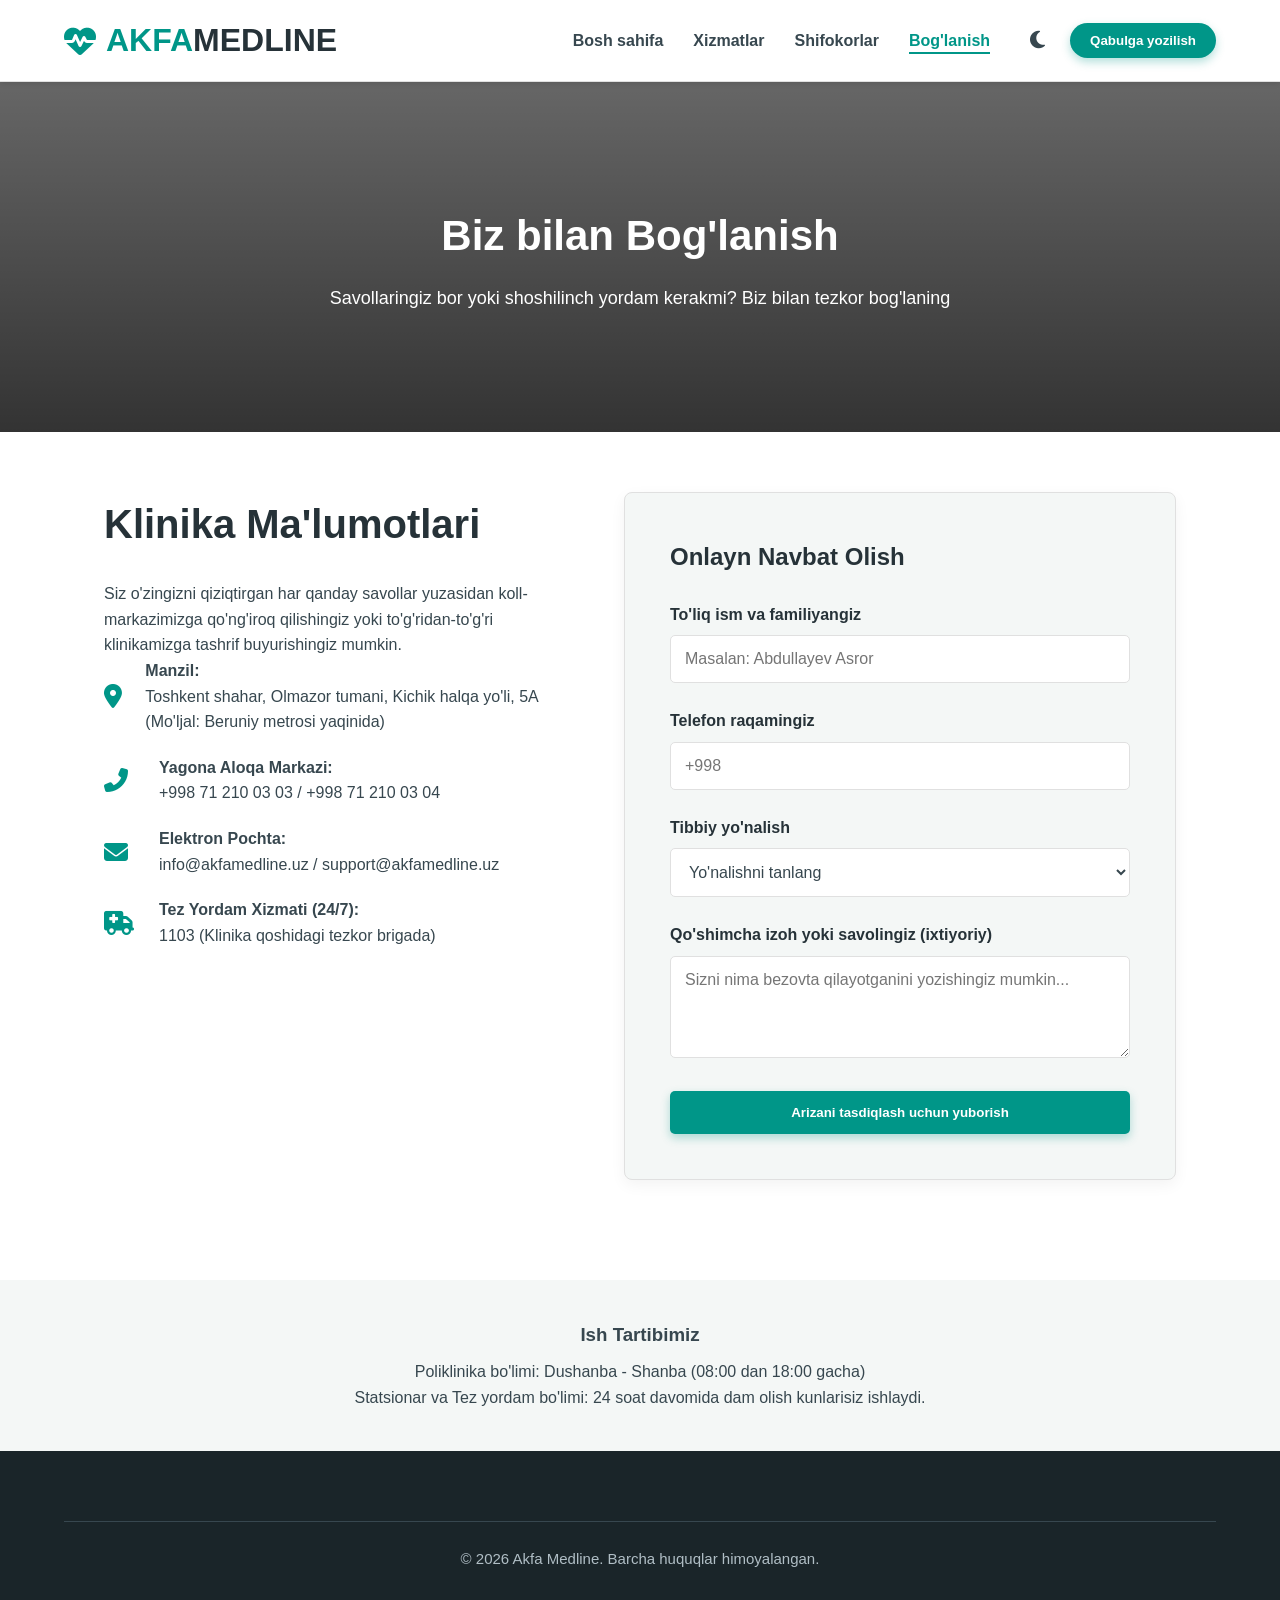
<file: contact.html>
<!DOCTYPE html>
<html lang="uz" data-theme="light">
<head>
    <meta charset="UTF-8">
    <meta name="viewport" content="width=device-width, initial-scale=1.0">
    <title>Akfa Medline - Aloqa va Manzil</title>
    <link rel="stylesheet" href="https://cdnjs.cloudflare.com/ajax/libs/font-awesome/6.4.0/css/all.min.css">
    <link rel="stylesheet" href="style.css">
</head>
<body>

    <header>
        <div class="navbar">
            <div class="logo">
                <h1><i class="fas fa-heartbeat"></i>AKFA <span>MEDLINE</span></h1>
            </div>
            <div class="nav-container">
                <ul class="nav-links" id="navLinks">
                    <li><a href="index.html">Bosh sahifa</a></li>
                    <li><a href="services.html">Xizmatlar</a></li>
                    <li><a href="doctors.html">Shifokorlar</a></li>
                    <li><a href="contact.html" class="active">Bog'lanish</a></li>
                </ul>
                <button class="theme-toggle" id="themeToggleBtn"><i class="fas fa-moon"></i></button>
                <button class="appointment-btn" onclick="openModal()">Qabulga yozilish</button>
                <div class="menu-toggle" id="menuToggle"><i class="fas fa-bars"></i></div>
            </div>
        </div>
    </header>

    <div class="page-banner">
        <h2>Biz bilan Bog'lanish</h2>
        <p>Savollaringiz bor yoki shoshilinch yordam kerakmi? Biz bilan tezkor bog'laning</p>
    </div>

    <section class="appointment-section">
        <div class="appointment-info">
            <h2>Klinika Ma'lumotlari</h2>
            <p>Siz o'zingizni qiziqtirgan har qanday savollar yuzasidan koll-markazimizga qo'ng'iroq qilishingiz yoki to'g'ridan-to'g'ri klinikamizga tashrif buyurishingiz mumkin.</p>
            
            <div class="contact-detail-item">
                <i class="fas fa-map-marker-alt"></i>
                <div>
                    <strong>Manzil:</strong><br>
                    Toshkent shahar, Olmazor tumani, Kichik halqa yo'li, 5A (Mo'ljal: Beruniy metrosi yaqinida)
                </div>
            </div>

            <div class="contact-detail-item">
                <i class="fas fa-phone-alt"></i>
                <div>
                    <strong>Yagona Aloqa Markazi:</strong><br>
                    +998 71 210 03 03 / +998 71 210 03 04
                </div>
            </div>

            <div class="contact-detail-item">
                <i class="fas fa-envelope"></i>
                <div>
                    <strong>Elektron Pochta:</strong><br>
                    info@akfamedline.uz / support@akfamedline.uz
                </div>
            </div>

            <div class="contact-detail-item">
                <i class="fas fa-ambulance"></i>
                <div>
                    <strong>Tez Yordam Xizmati (24/7):</strong><br>
                    1103 (Klinika qoshidagi tezkor brigada)
                </div>
            </div>
        </div>
        
        <div class="appointment-form">
            <h3 style="margin-bottom: 25px; color: var(--dark-color); font-size: 24px;">Onlayn Navbat Olish</h3>
            <form id="mainForm">
                <div class="form-group">
                    <label>To'liq ism va familiyangiz</label>
                    <input type="text" placeholder="Masalan: Abdullayev Asror" required>
                </div>
                <div class="form-group">
                    <label>Telefon raqamingiz</label>
                    <input type="tel" placeholder="+998" required>
                </div>
                <div class="form-group">
                    <label>Tibbiy yo'nalish</label>
                    <select required>
                        <option value="">Yo'nalishni tanlang</option>
                        <option value="kardiologiya">Kardiologiya va Interventsiya</option>
                        <option value="nevrologiya">Nevrologiya va Neyroxirurgiya</option>
                        <option value="xirurgiya">Umumiy Xirurgiya</option>
                        <option value="pediatriya">Pediatriya</option>
                        <option value="diagnostika">Kompleks Check-Up</option>
                    </select>
                </div>
                <div class="form-group">
                    <label>Qo'shimcha izoh yoki savolingiz (ixtiyoriy)</label>
                    <textarea rows="4" placeholder="Sizni nima bezovta qilayotganini yozishingiz mumkin..."></textarea>
                </div>
                <button type="submit" class="appointment-btn" style="width: 100%; border-radius: 5px; padding: 14px;">Arizani tasdiqlash uchun yuborish</button>
            </form>
        </div>
    </section>

    <div style="padding: 40px 5%; text-align: center; background-color: var(--light-bg); transition: var(--transition);">
        <h3>Ish Tartibimiz</h3>
        <p style="margin-top: 10px;">Poliklinika bo'limi: Dushanba - Shanba (08:00 dan 18:00 gacha)<br>Statsionar va Tez yordam bo'limi: 24 soat davomida dam olish kunlarisiz ishlaydi.</p>
    </div>

    <footer>
        <div class="footer-bottom">
            <p>&copy; 2026 Akfa Medline. Barcha huquqlar himoyalangan.</p>
        </div>
    </footer>

    <script src="script.js"></script>
</body>
</html>
</file>
<file: style.css>
/* CSS O'ZGARUVCHILARI (LIGHT REJIM VA DARK REJIM) */
:root {
    --primary-color: #009688;
    --secondary-color: #00796b;
    --bg-color: #ffffff;
    --text-color: #37474f;
    --dark-color: #263238;
    --light-bg: #f4f7f6;
    --card-bg: #ffffff;
    --border-color: #e0e0e0;
    --white: #ffffff;
    --transition: all 0.4s cubic-bezier(0.25, 0.8, 0.25, 1);
}

[data-theme="dark"] {
    --bg-color: #121212;
    --text-color: #eceff1;
    --dark-color: #ffffff;
    --light-bg: #1e1e1e;
    --card-bg: #1d2a30;
    --border-color: #37474f;
}

* {
    margin: 0;
    padding: 0;
    box-sizing: border-box;
    font-family: 'Segoe UI', Tahoma, Geneva, Verdana, sans-serif;
}

html {
    scroll-behavior: smooth;
}

body {
    background-color: var(--bg-color);
    color: var(--text-color);
    line-height: 1.6;
    transition: var(--transition);
    display: flex;
    flex-direction: column;
    min-height: 100vh;
    overflow-x: hidden;
}

/* ANIMATSIYALAR (KEYFRAMES) */
@keyframes fadeIn {
    from { opacity: 0; transform: translateY(20px); }
    to { opacity: 1; transform: translateY(0); }
}

@keyframes fadeInLeft {
    from { opacity: 0; transform: translateX(-50px); }
    to { opacity: 1; transform: translateX(0); }
}

@keyframes pulse {
    0% { transform: scale(1); }
    50% { transform: scale(1.05); }
    100% { transform: scale(1); }
}

@keyframes float {
    0% { transform: translateY(0px); }
    50% { transform: translateY(-10px); }
    100% { transform: translateY(0px); }
}

/* Scroll davomida chiqadigan animatsiya klassi */
.scroll-reveal {
    opacity: 0;
    transform: translateY(40px);
    transition: opacity 0.8s ease, transform 0.8s ease;
}

.scroll-reveal.active {
    opacity: 1;
    transform: translateY(0);
}

/* Top Bar */
.top-bar {
    background-color: #263238;
    color: var(--white);
    padding: 10px 5%;
    display: flex;
    justify-content: space-between;
    align-items: center;
    font-size: 14px;
    animation: fadeIn 0.8s ease;
}

.top-bar .info div {
    display: inline-block;
    margin-right: 20px;
}

.top-bar .info i {
    color: var(--primary-color);
    margin-right: 5px;
}

.top-bar .socials a {
    color: var(--white);
    margin-left: 15px;
    transition: var(--transition);
    display: inline-block;
}

.top-bar .socials a:hover {
    color: var(--primary-color);
    transform: translateY(-3px) scale(1.2);
}

/* Navigation */
header {
    background-color: var(--card-bg);
    box-shadow: 0 2px 5px rgba(0,0,0,0.1);
    position: sticky;
    top: 0;
    z-index: 1000;
    transition: var(--transition);
    border-bottom: 1px solid var(--border-color);
}

.navbar {
    display: flex;
    justify-content: space-between;
    align-items: center;
    padding: 15px 5%;
}

.logo h1 {
    color: var(--primary-color);
    font-weight: 700;
    display: flex;
    align-items: center;
}

.logo h1 span {
    color: var(--dark-color);
}

.logo i {
    margin-right: 10px;
    animation: pulse 2s infinite ease-in-out;
}

.nav-container {
    display: flex;
    align-items: center;
    gap: 20px;
}

.nav-links {
    display: flex;
    list-style: none;
}

.nav-links li {
    margin: 0 15px;
}

.nav-links a {
    text-decoration: none;
    color: var(--text-color);
    font-weight: 600;
    transition: var(--transition);
    position: relative;
    padding-bottom: 5px;
}

.nav-links a::after {
    content: '';
    position: absolute;
    width: 0;
    height: 2px;
    bottom: 0;
    left: 0;
    background-color: var(--primary-color);
    transition: var(--transition);
}

.nav-links a:hover::after, .nav-links a.active::after {
    width: 100%;
}

.nav-links a:hover, .nav-links a.active {
    color: var(--primary-color);
}

/* Rejim almashtirish tugmasi */
.theme-toggle {
    background: none;
    border: none;
    font-size: 20px;
    color: var(--text-color);
    cursor: pointer;
    padding: 5px;
    transition: var(--transition);
}

.theme-toggle:hover {
    color: var(--primary-color);
    transform: rotate(45deg);
}

.appointment-btn {
    background-color: var(--primary-color);
    color: var(--white);
    padding: 10px 20px;
    border-radius: 25px;
    text-decoration: none;
    font-weight: 600;
    transition: var(--transition);
    border: none;
    cursor: pointer;
    box-shadow: 0 4px 10px rgba(0, 150, 136, 0.3);
}

.appointment-btn:hover {
    background-color: var(--secondary-color);
    transform: translateY(-2px);
    box-shadow: 0 6px 15px rgba(0, 150, 136, 0.5);
}

.menu-toggle {
    display: none;
    font-size: 24px;
    cursor: pointer;
    color: var(--text-color);
}

/* Banner sahifalar bosh qismi uchun */
.page-banner {
    background: linear-gradient(rgba(0, 0, 0, 0.6), rgba(0, 0, 0, 0.8)), url('https://images.unsplash.com/photo-1519494026892-80bbd2d6fd0d?ixlib=rb-4.0.3&auto=format&fit=crop&w=1600&q=80') no-repeat center center/cover;
    height: 350px;
    display: flex;
    flex-direction: column;
    justify-content: center;
    align-items: center;
    color: var(--white);
    text-align: center;
    padding: 0 20px;
}

.page-banner h2 {
    font-size: 42px;
    margin-bottom: 15px;
    animation: fadeIn 1s ease;
}

.page-banner p {
    font-size: 18px;
    max-width: 700px;
    animation: fadeIn 1.3s ease;
}

/* Hero Section */
.hero {
    background: linear-gradient(rgba(0, 0, 0, 0.5), rgba(0, 0, 0, 0.7)), url('https://images.unsplash.com/photo-1519494026892-80bbd2d6fd0d?ixlib=rb-4.0.3&auto=format&fit=crop&w=1600&q=80') no-repeat center center/cover;
    height: 85vh;
    display: flex;
    flex-direction: column;
    justify-content: center;
    align-items: flex-start;
    padding: 0 5%;
    color: var(--white);
}

.hero h2 {
    font-size: 54px;
    margin-bottom: 20px;
    max-width: 700px;
    line-height: 1.2;
    animation: fadeInLeft 1s cubic-bezier(0.25, 0.8, 0.25, 1);
}

.hero p {
    font-size: 20px;
    margin-bottom: 35px;
    max-width: 650px;
    animation: fadeInLeft 1.3s cubic-bezier(0.25, 0.8, 0.25, 1);
}

.hero-btns .btn-primary {
    background-color: var(--primary-color);
    color: var(--white);
    padding: 14px 35px;
    border-radius: 25px;
    text-decoration: none;
    font-weight: 600;
    display: inline-block;
    transition: var(--transition);
    animation: fadeInLeft 1.6s cubic-bezier(0.25, 0.8, 0.25, 1);
    box-shadow: 0 4px 15px rgba(0, 150, 136, 0.4);
}

.hero-btns .btn-primary:hover {
    background-color: var(--secondary-color);
    transform: translateY(-3px) scale(1.03);
}

/* Features Section */
.features {
    display: grid;
    grid-template-columns: repeat(auto-fit, minmax(250px, 1fr));
    gap: 25px;
    padding: 40px 5%;
    background-color: var(--light-bg);
    margin-top: -60px;
    position: relative;
    z-index: 10;
    border-radius: 10px;
    box-shadow: 0 10px 30px rgba(0,0,0,0.15);
    width: 90%;
    margin-left: auto;
    margin-right: auto;
    transition: var(--transition);
    animation: fadeIn 1.5s ease;
}

.feature-box {
    background-color: var(--card-bg);
    padding: 35px 25px;
    text-align: center;
    border-radius: 8px;
    transition: var(--transition);
    border: 1px solid var(--border-color);
}

.feature-box:hover {
    transform: translateY(-10px);
    box-shadow: 0 15px 30px rgba(0,0,0,0.15);
    border-color: var(--primary-color);
}

.feature-box i {
    font-size: 45px;
    color: var(--primary-color);
    margin-bottom: 20px;
    transition: var(--transition);
}

.feature-box:hover i {
    transform: scale(1.15);
}

.feature-box h3 {
    margin-bottom: 12px;
    color: var(--dark-color);
    font-size: 22px;
}

/* Section Title */
.section-title {
    text-align: center;
    margin: 80px 0 50px;
}

.section-title h2 {
    font-size: 38px;
    color: var(--dark-color);
    position: relative;
    display: inline-block;
    padding-bottom: 15px;
}

.section-title h2::after {
    content: '';
    position: absolute;
    display: block;
    width: 0;
    height: 4px;
    background-color: var(--primary-color);
    bottom: 0;
    left: 50%;
    transform: translateX(-50%);
    border-radius: 2px;
    transition: width 1s ease;
}

/* Scroll bo'lganda sarlavha chizig'i chiziladi */
.scroll-reveal.active .section-title h2::after {
    width: 60%;
}

/* Info Text Blocks */
.info-section {
    padding: 60px 5%;
    max-width: 1200px;
    margin: 0 auto;
}

.info-grid {
    display: grid;
    grid-template-columns: repeat(auto-fit, minmax(300px, 1fr));
    gap: 40px;
    align-items: center;
}

.info-text h3 {
    font-size: 28px;
    color: var(--dark-color);
    margin-bottom: 20px;
}

.info-img img {
    width: 100%;
    border-radius: 10px;
    box-shadow: 0 5px 15px rgba(0,0,0,0.1);
    transition: var(--transition);
}

.info-img:hover img {
    transform: scale(1.03) rotate(1deg);
    box-shadow: 0 10px 25px rgba(0,0,0,0.2);
}

/* Services Grid */
.services-grid {
    display: grid;
    grid-template-columns: repeat(auto-fit, minmax(320px, 1fr));
    gap: 35px;
    padding: 0 5% 80px;
}

.service-card {
    background-color: var(--card-bg);
    border: 1px solid var(--border-color);
    border-radius: 8px;
    overflow: hidden;
    transition: var(--transition);
}

.service-card:hover {
    box-shadow: 0 15px 35px rgba(0,0,0,0.2);
    transform: translateY(-8px);
    border-color: var(--primary-color);
}

.service-img {
    height: 240px;
    overflow: hidden;
}

.service-img img {
    width: 100%;
    height: 100%;
    object-fit: cover;
    transition: var(--transition);
}

.service-card:hover .service-img img {
    transform: scale(1.08);
}

.service-content {
    padding: 30px;
}

.service-content h3 {
    margin-bottom: 15px;
    color: var(--dark-color);
    font-size: 24px;
    transition: var(--transition);
}

.service-card:hover .service-content h3 {
    color: var(--primary-color);
}

.service-features-list {
    list-style: none;
    margin-top: 15px;
    padding-top: 15px;
    border-top: 1px dashed var(--border-color);
}

.service-features-list li {
    margin-bottom: 8px;
    font-size: 14px;
    transition: var(--transition);
}

.service-card:hover .service-features-list li {
    transform: translateX(5px);
}

.service-features-list li i {
    color: var(--primary-color);
    margin-right: 8px;
}

/* Doctors Grid */
.doctors-grid {
    display: grid;
    grid-template-columns: repeat(auto-fit, minmax(280px, 1fr));
    gap: 35px;
    padding: 0 5% 80px;
}

.doctor-card {
    background-color: var(--card-bg);
    border-radius: 8px;
    overflow: hidden;
    text-align: center;
    border: 1px solid var(--border-color);
    transition: var(--transition);
}

.doctor-card:hover {
    transform: translateY(-12px);
    box-shadow: 0 20px 40px rgba(0,0,0,0.18);
    border-color: var(--primary-color);
}

.doctor-img {
    height: 340px;
    overflow: hidden;
    background-color: #f0f0f0;
    position: relative;
}

.doctor-img img {
    width: 100%;
    height: 100%;
    object-fit: cover;
    transition: var(--transition);
}

.doctor-card:hover .doctor-img img {
    transform: scale(1.05);
}

.doctor-info {
    padding: 25px;
}

.doctor-info h3 {
    color: var(--dark-color);
    margin-bottom: 8px;
    font-size: 22px;
}

.doctor-info p {
    color: var(--primary-color);
    font-weight: 600;
    font-size: 16px;
    margin-bottom: 10px;
}

/* Statitikalar Bo'limi */
.stats-section {
    background-color: var(--light-bg);
    padding: 60px 5%;
    text-align: center;
    transition: var(--transition);
}

.stats-grid {
    display: grid;
    grid-template-columns: repeat(auto-fit, minmax(200px, 1fr));
    gap: 30px;
    max-width: 1200px;
    margin: 0 auto;
}

.stat-box {
    transition: var(--transition);
}

.stat-box:hover {
    transform: scale(1.08);
}

.stat-box h2 {
    font-size: 48px;
    color: var(--primary-color);
    margin-bottom: 10px;
}

/* Appointment Section */
.appointment-section {
    padding: 60px 5% 100px;
    display: flex;
    justify-content: space-between;
    align-items: flex-start;
    gap: 60px;
    max-width: 1200px;
    margin: 0 auto;
}

.appointment-info {
    flex: 1;
}

.appointment-info h2 {
    font-size: 40px;
    color: var(--dark-color);
    margin-bottom: 25px;
}

.contact-detail-item {
    display: flex;
    align-items: center;
    gap: 15px;
    margin-bottom: 20px;
    transition: var(--transition);
}

.contact-detail-item:hover {
    transform: translateX(8px);
}

.contact-detail-item i {
    font-size: 24px;
    color: var(--primary-color);
    width: 40px;
    animation: float 3s infinite ease-in-out;
}

.appointment-form {
    flex: 1;
    background-color: var(--light-bg);
    padding: 45px;
    border-radius: 8px;
    border: 1px solid var(--border-color);
    transition: var(--transition);
    box-shadow: 0 5px 15px rgba(0,0,0,0.05);
}

.appointment-form:hover {
    box-shadow: 0 10px 30px rgba(0,0,0,0.12);
}

.form-group {
    margin-bottom: 25px;
}

.form-group label {
    display: block;
    margin-bottom: 8px;
    font-weight: 600;
    color: var(--dark-color);
}

.form-group input, .form-group select, .form-group textarea {
    width: 100%;
    padding: 14px;
    border: 1px solid var(--border-color);
    background-color: var(--card-bg);
    color: var(--text-color);
    border-radius: 5px;
    font-size: 16px;
    outline: none;
    transition: var(--transition);
}

.form-group input:focus, .form-group select:focus, .form-group textarea:focus {
    border-color: var(--primary-color);
    box-shadow: 0 0 8px rgba(0, 150, 136, 0.4);
    transform: scale(1.01);
}

/* Footer */
footer {
    background-color: #1a2529;
    color: #b0bec5;
    padding: 70px 5% 30px;
    margin-top: auto;
}

.footer-grid {
    display: grid;
    grid-template-columns: repeat(auto-fit, minmax(250px, 1fr));
    gap: 40px;
    margin-bottom: 50px;
}

.footer-col h3 {
    color: var(--white);
    margin-bottom: 25px;
    font-size: 22px;
}

.footer-col ul {
    list-style: none;
}

.footer-col ul li {
    margin-bottom: 14px;
}

.footer-col ul li a {
    color: #b0bec5;
    text-decoration: none;
    transition: var(--transition);
    display: inline-block;
}

.footer-col ul li a:hover {
    color: var(--white);
    transform: translateX(8px);
}

.footer-bottom {
    border-top: 1px solid #37474f;
    padding-top: 25px;
    text-align: center;
    font-size: 15px;
}

/* Modal Box (Yumshoq ochilish effekti bilan) */
.modal {
    display: none; 
    position: fixed; 
    z-index: 2000; 
    left: 0;
    top: 0;
    width: 100%; 
    height: 100%; 
    background-color: rgba(0,0,0,0.6); 
    overflow-y: auto;
    backdrop-filter: blur(5px);
    transition: opacity 0.4s ease;
}

.modal-content {
    background-color: var(--card-bg);
    color: var(--text-color);
    margin: 5% auto; 
    padding: 40px;
    border: 1px solid var(--border-color);
    width: 90%;
    max-width: 550px;
    border-radius: 8px;
    position: relative;
    box-shadow: 0 10px 40px rgba(0,0,0,0.4);
    animation: fadeIn 0.5s cubic-bezier(0.25, 0.8, 0.25, 1);
}

.close-btn {
    color: var(--text-color);
    position: absolute;
    top: 15px;
    right: 25px;
    font-size: 32px;
    cursor: pointer;
    transition: var(--transition);
}

.close-btn:hover {
    color: var(--primary-color);
    transform: rotate(90deg);
}

/* Responsive dizayn */
@media(max-width: 992px) {
    .hero h2 { font-size: 42px; }
    .appointment-section { flex-direction: column; }
    .info-grid { grid-template-columns: 1fr; }
}

@media(max-width: 768px) {
    .top-bar { display: none; }
    .nav-links {
        display: none;
        flex-direction: column;
        position: absolute;
        top: 70px;
        left: 0;
        width: 100%;
        background-color: var(--card-bg);
        padding: 30px;
        border-bottom: 1px solid var(--border-color);
        box-shadow: 0 5px 10px rgba(0,0,0,0.1);
        animation: fadeIn 0.4s ease;
    }
    .nav-links.active { display: flex; }
    .nav-links li { margin: 15px 0; text-align: center; }
    .menu-toggle { display: block; }
    .appointment-btn { display: none; }
    .hero { align-items: center; text-align: center; }
    .hero h2 { font-size: 34px; }
}
</file>
